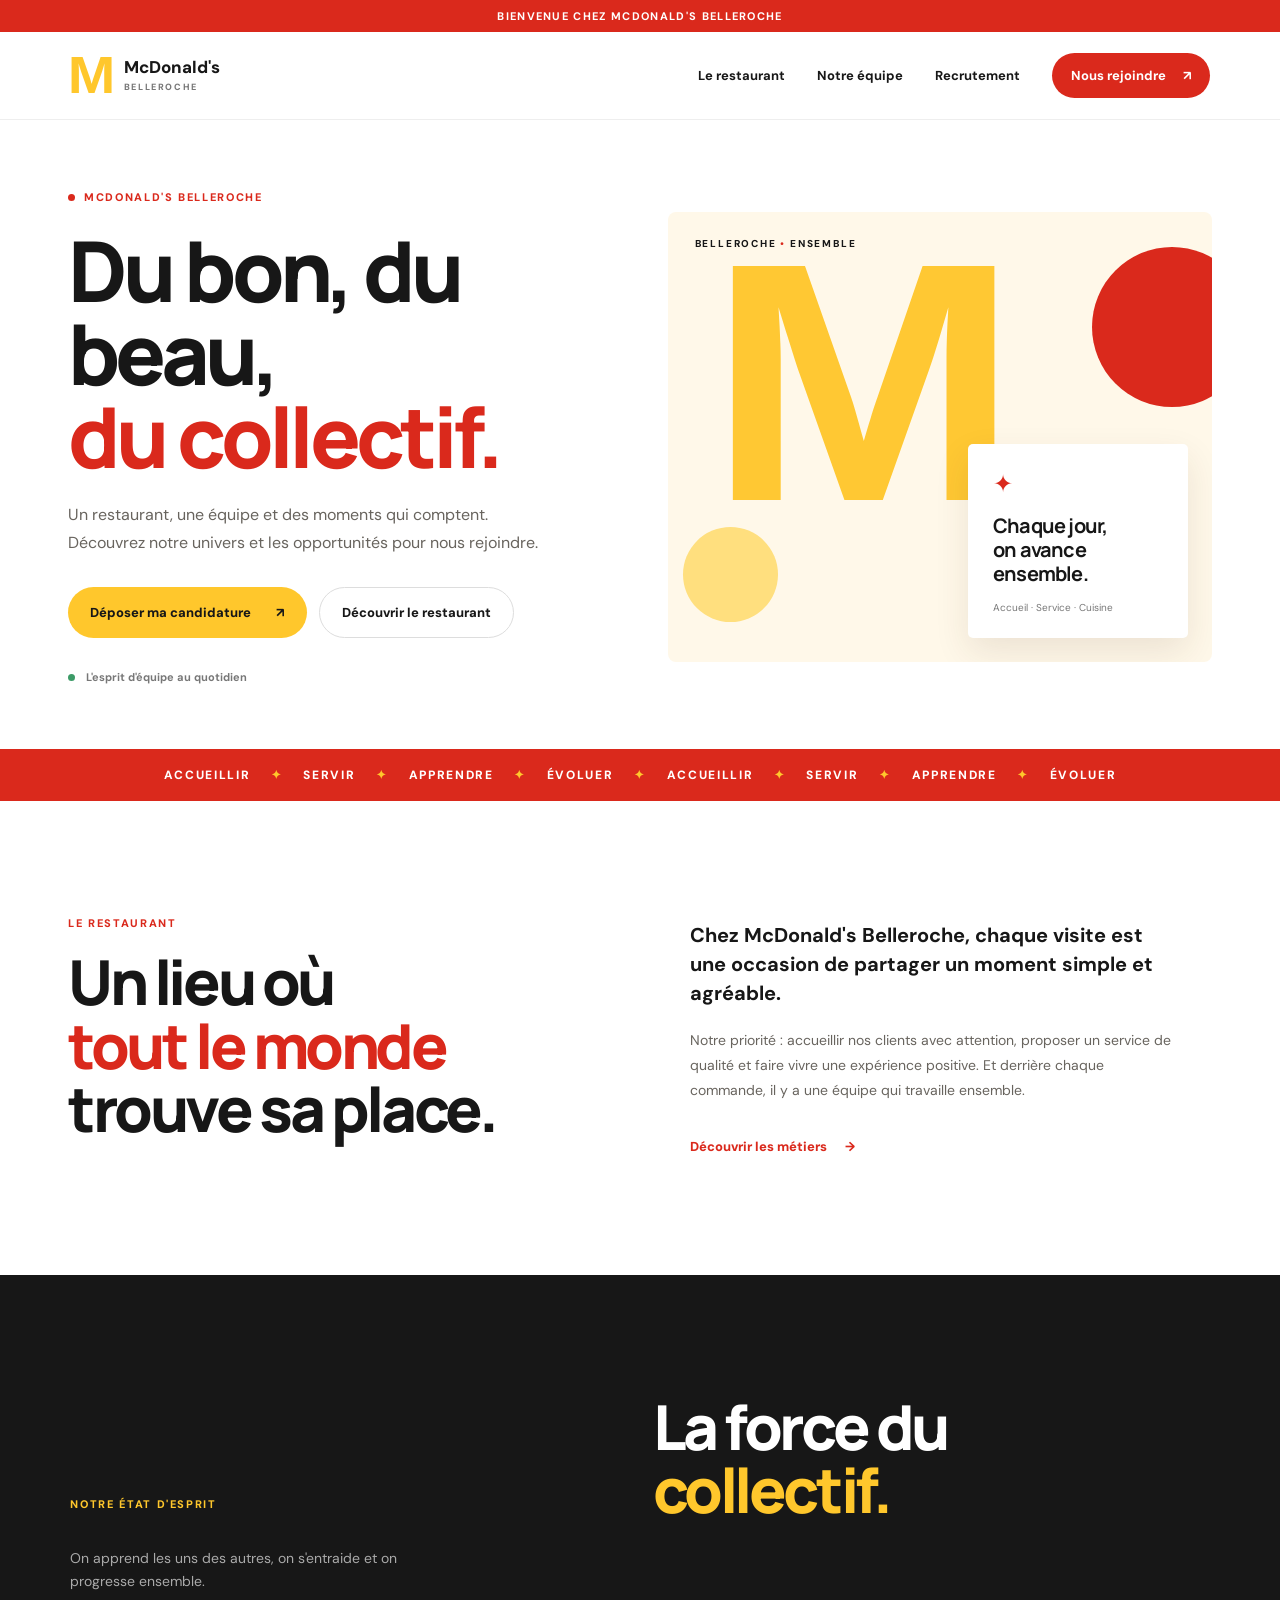
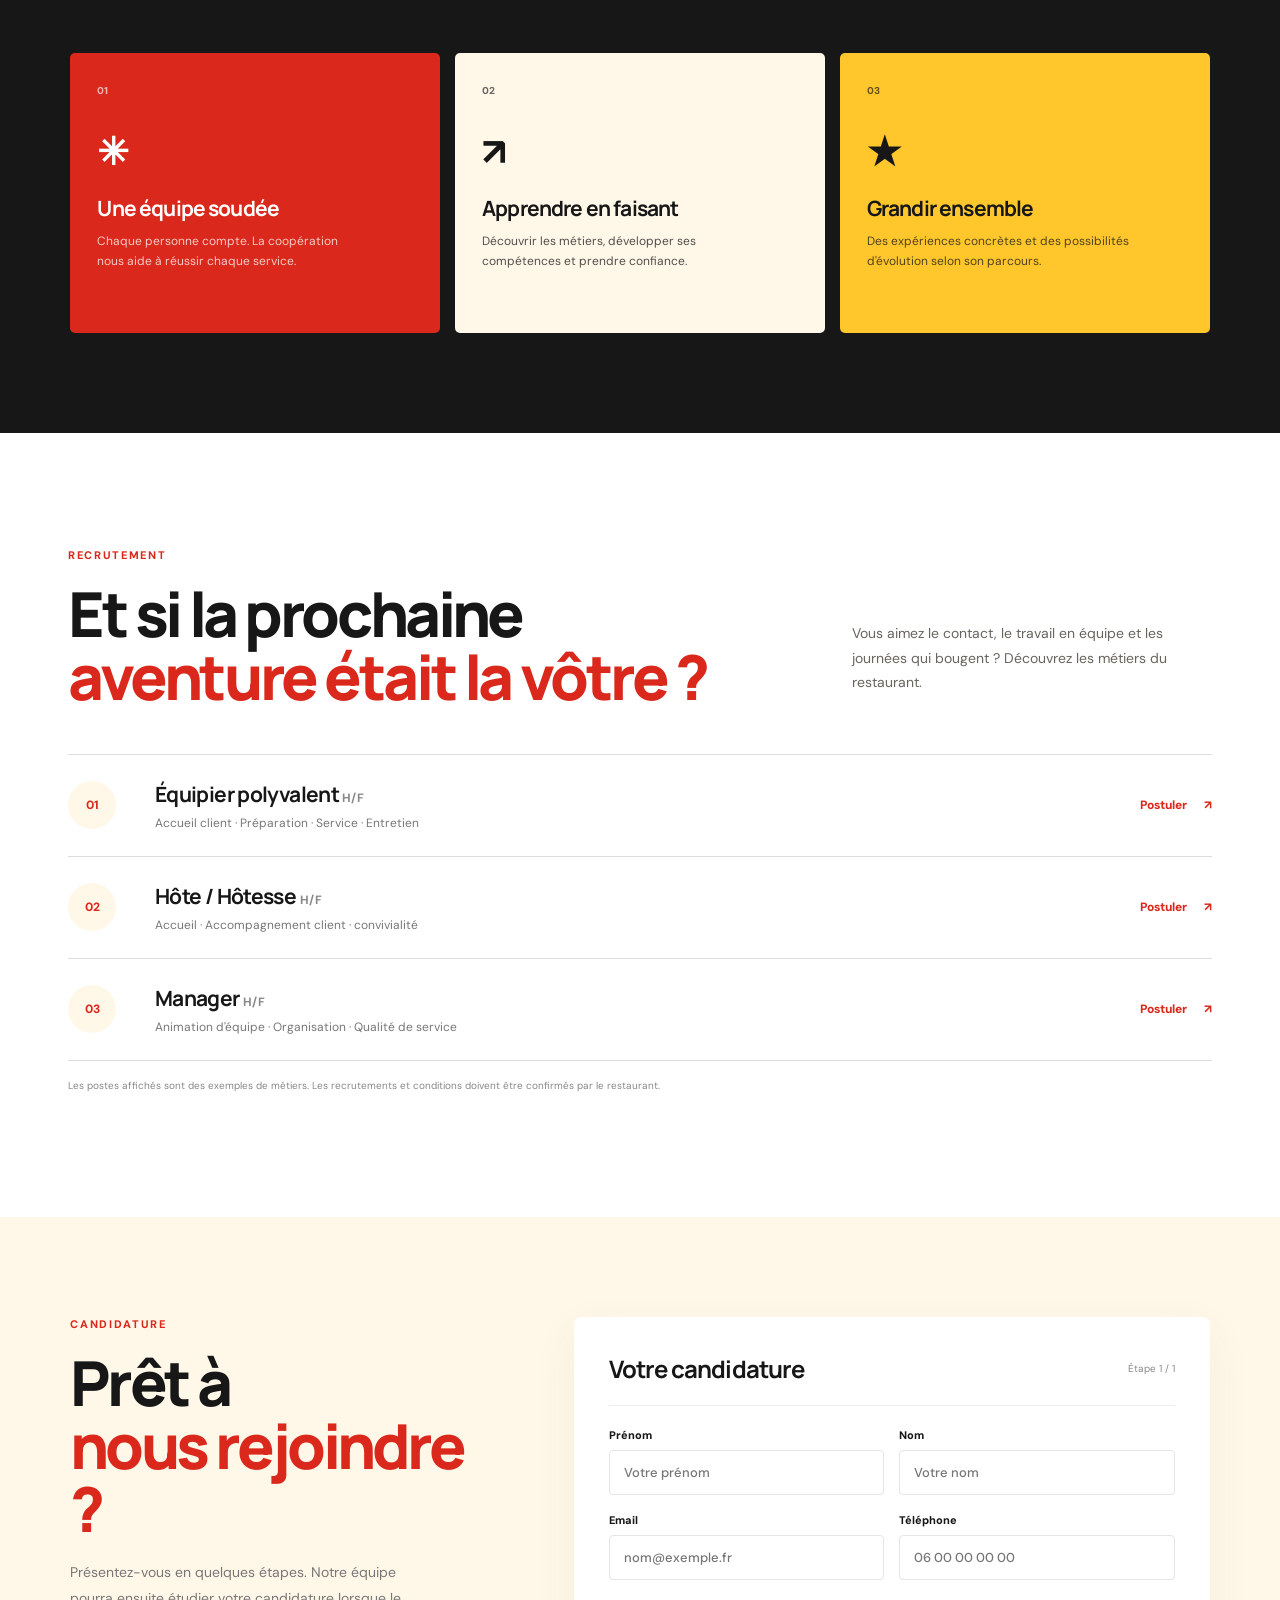
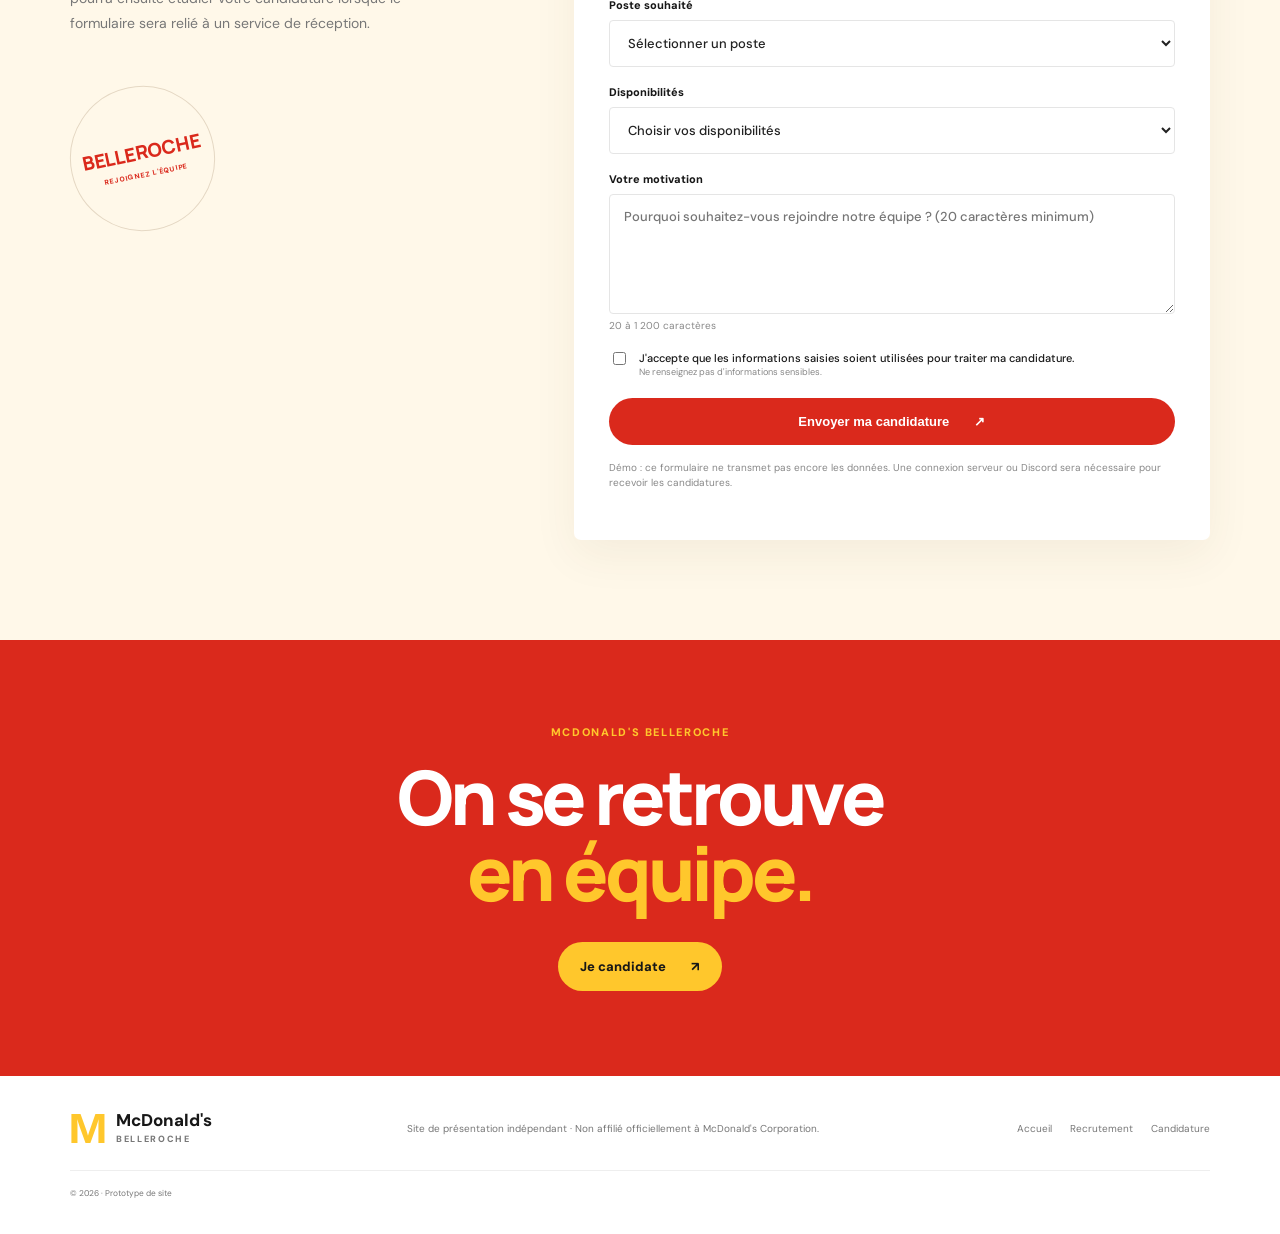
<file: index.html>
<!doctype html>
<html lang="fr">
<head>
  <meta charset="utf-8"><meta name="viewport" content="width=device-width, initial-scale=1">
  <meta name="theme-color" content="#da291c"><meta name="description" content="Découvrez le restaurant McDonald's Belleroche et rejoignez notre équipe.">
  <title>McDonald's Belleroche — Bienvenue</title>
  <link rel="stylesheet" href="styles.css">
</head>
<body>
  <div class="topline">Bienvenue chez McDonald's Belleroche</div>
  <header class="header">
    <a class="brand" href="#accueil" aria-label="Accueil McDonald's Belleroche"><span class="arches">M</span><span>McDonald's<br><small>BELLEROCHE</small></span></a>
    <button class="menu-toggle" aria-label="Ouvrir le menu" aria-expanded="false">☰</button>
    <nav class="nav" aria-label="Navigation principale">
      <a href="#restaurant">Le restaurant</a><a href="#equipe">Notre équipe</a><a href="#recrutement">Recrutement</a><a class="nav-cta" href="#candidature">Nous rejoindre <span>↗</span></a>
    </nav>
  </header>
  <main>
    <section class="hero" id="accueil">
      <div class="hero-content"><p class="eyebrow"><span></span> McDonald's Belleroche</p><h1>Du bon, du beau,<br><em>du collectif.</em></h1><p class="hero-text">Un restaurant, une équipe et des moments qui comptent. Découvrez notre univers et les opportunités pour nous rejoindre.</p><div class="hero-actions"><a class="button yellow" href="#candidature">Déposer ma candidature <span>↗</span></a><a class="button ghost" href="#restaurant">Découvrir le restaurant</a></div><div class="hero-note"><span class="dot"></span> L'esprit d'équipe au quotidien</div></div>
      <div class="hero-visual"><div class="visual-label">BELLEROCHE <span>•</span> ENSEMBLE</div><div class="big-arches">M</div><div class="circle circle-red"></div><div class="circle circle-yellow"></div><div class="visual-card"><span class="card-icon">✦</span><strong>Chaque jour,<br>on avance ensemble.</strong><small>Accueil · Service · Cuisine</small></div></div>
    </section>
    <section class="ticker" aria-label="Nos valeurs"><div>ACCUEILLIR <b>✦</b> SERVIR <b>✦</b> APPRENDRE <b>✦</b> ÉVOLUER <b>✦</b> ACCUEILLIR <b>✦</b> SERVIR <b>✦</b> APPRENDRE <b>✦</b> ÉVOLUER</div></section>
    <section class="section intro" id="restaurant"><div class="section-heading"><p class="eyebrow">Le restaurant</p><h2>Un lieu où<br><em>tout le monde</em><br>trouve sa place.</h2></div><div class="intro-copy"><p class="lead">Chez McDonald's Belleroche, chaque visite est une occasion de partager un moment simple et agréable.</p><p>Notre priorité : accueillir nos clients avec attention, proposer un service de qualité et faire vivre une expérience positive. Et derrière chaque commande, il y a une équipe qui travaille ensemble.</p><a class="text-link" href="#recrutement">Découvrir les métiers <span>→</span></a></div></section>
    <section class="values" id="equipe"><div class="values-head"><p class="eyebrow">Notre état d'esprit</p><h2>La force du<br><em>collectif.</em></h2><p>On apprend les uns des autres, on s'entraide et on progresse ensemble.</p></div><div class="value-grid"><article class="value-card red"><span class="number">01</span><div class="value-symbol">✳</div><h3>Une équipe soudée</h3><p>Chaque personne compte. La coopération nous aide à réussir chaque service.</p></article><article class="value-card cream"><span class="number">02</span><div class="value-symbol">↗</div><h3>Apprendre en faisant</h3><p>Découvrir les métiers, développer ses compétences et prendre confiance.</p></article><article class="value-card yellow"><span class="number">03</span><div class="value-symbol">★</div><h3>Grandir ensemble</h3><p>Des expériences concrètes et des possibilités d'évolution selon son parcours.</p></article></div></section>
    <section class="jobs section" id="recrutement"><div class="jobs-title"><div><p class="eyebrow">Recrutement</p><h2>Et si la prochaine<br><em>aventure était la vôtre ?</em></h2></div><p>Vous aimez le contact, le travail en équipe et les journées qui bougent ? Découvrez les métiers du restaurant.</p></div><div class="job-list"><article class="job"><div class="job-icon">01</div><div><h3>Équipier polyvalent <span>H/F</span></h3><p>Accueil client · Préparation · Service · Entretien</p></div><a href="#candidature" data-job="Équipier polyvalent">Postuler <span>↗</span></a></article><article class="job"><div class="job-icon">02</div><div><h3>Hôte / Hôtesse <span>H/F</span></h3><p>Accueil · Accompagnement client · convivialité</p></div><a href="#candidature" data-job="Hôte / Hôtesse">Postuler <span>↗</span></a></article><article class="job"><div class="job-icon">03</div><div><h3>Manager <span>H/F</span></h3><p>Animation d'équipe · Organisation · Qualité de service</p></div><a href="#candidature" data-job="Manager">Postuler <span>↗</span></a></article></div><p class="jobs-footnote">Les postes affichés sont des exemples de métiers. Les recrutements et conditions doivent être confirmés par le restaurant.</p></section>
    <section class="apply" id="candidature"><div class="apply-side"><p class="eyebrow">Candidature</p><h2>Prêt à<br><em>nous rejoindre ?</em></h2><p>Présentez-vous en quelques étapes. Notre équipe pourra ensuite étudier votre candidature lorsque le formulaire sera relié à un service de réception.</p><div class="apply-stamp">BELLEROCHE<br><span>REJOIGNEZ L'ÉQUIPE</span></div></div><form id="applicationForm" class="form"><div class="form-heading"><h3>Votre candidature</h3><span>Étape 1 / 1</span></div><div class="form-row"><label>Prénom<input name="firstName" autocomplete="given-name" required maxlength="60" placeholder="Votre prénom"></label><label>Nom<input name="lastName" autocomplete="family-name" required maxlength="60" placeholder="Votre nom"></label></div><div class="form-row"><label>Email<input name="email" type="email" autocomplete="email" required maxlength="120" placeholder="nom@exemple.fr"></label><label>Téléphone<input name="phone" type="tel" autocomplete="tel" required maxlength="25" placeholder="06 00 00 00 00"></label></div><label>Poste souhaité<select name="job" id="jobSelect" required><option value="">Sélectionner un poste</option><option>Équipier polyvalent</option><option>Hôte / Hôtesse</option><option>Manager</option><option>Autre / candidature spontanée</option></select></label><label>Disponibilités<select name="availability" required><option value="">Choisir vos disponibilités</option><option>Temps plein</option><option>Temps partiel</option><option>Week-ends</option><option>Vacances scolaires</option><option>À discuter</option></select></label><label>Votre motivation<textarea name="motivation" required minlength="20" maxlength="1200" rows="5" placeholder="Pourquoi souhaitez-vous rejoindre notre équipe ? (20 caractères minimum)"></textarea><span class="field-hint">20 à 1 200 caractères</span></label><label class="consent"><input type="checkbox" name="consent" required><span>J'accepte que les informations saisies soient utilisées pour traiter ma candidature. <small>Ne renseignez pas d'informations sensibles.</small></span></label><button class="button red-button" type="submit">Envoyer ma candidature <span>↗</span></button><p class="form-disclaimer">Démo : ce formulaire ne transmet pas encore les données. Une connexion serveur ou Discord sera nécessaire pour recevoir les candidatures.</p><div class="form-result" id="formResult" role="status" aria-live="polite"></div></form></section>
    <section class="closing"><p class="eyebrow">McDonald's Belleroche</p><h2>On se retrouve<br><em>en équipe.</em></h2><a class="button yellow" href="#candidature">Je candidate <span>↗</span></a></section>
  </main>
  <footer><a class="brand footer-brand" href="#accueil"><span class="arches">M</span><span>McDonald's<br><small>BELLEROCHE</small></span></a><p>Site de présentation indépendant · Non affilié officiellement à McDonald's Corporation.</p><div><a href="#accueil">Accueil</a><a href="#recrutement">Recrutement</a><a href="#candidature">Candidature</a></div><small>© <span id="year"></span> · Prototype de site</small></footer>
  <script src="script.js"></script>
</body></html>
</file>
<file: styles.css>
@import url('https://fonts.googleapis.com/css2?family=DM+Sans:wght@400;500;600;700;800&family=Manrope:wght@400;500;600;700;800&display=swap');
:root{--red:#da291c;--yellow:#ffc72c;--cream:#fff8e9;--ink:#171717;--muted:#68645e;--white:#fff;--max:1200px}*{box-sizing:border-box}html{scroll-behavior:smooth;scroll-padding-top:90px}body{margin:0;background:#fff;color:var(--ink);font-family:'DM Sans',sans-serif}a{color:inherit;text-decoration:none}.topline{background:var(--red);color:white;text-align:center;padding:9px;font-size:11px;letter-spacing:.12em;text-transform:uppercase;font-weight:700}.header{height:88px;display:flex;align-items:center;justify-content:space-between;padding:0 max(calc((100vw - var(--max))/2),5.5%);border-bottom:1px solid #eee;position:sticky;top:0;background:#fff;z-index:10}.brand{display:flex;align-items:center;gap:10px;font-weight:800;line-height:.95;font-size:17px}.brand small{font-size:9px;letter-spacing:.18em;color:#777}.arches{font-family:Arial,sans-serif;font-size:52px;font-weight:900;line-height:.8;color:var(--yellow);transform:scaleX(1.1);display:inline-block}.nav{display:flex;align-items:center;gap:32px;font-size:13px;font-weight:700}.nav a:not(.nav-cta):hover,.footer a:hover{color:var(--red)}.nav-cta{background:var(--red);color:#fff;padding:14px 19px;border-radius:30px}.nav-cta span{margin-left:14px}.menu-toggle{display:none;border:0;background:none;font-size:25px}.hero{min-height:620px;display:grid;grid-template-columns:1fr 1fr;max-width:var(--max);margin:auto;padding:70px 28px 65px;gap:55px;align-items:center}.eyebrow{text-transform:uppercase;letter-spacing:.15em;font-size:11px;font-weight:800;color:var(--red);display:flex;align-items:center;gap:9px}.eyebrow span{width:7px;height:7px;background:var(--red);border-radius:50%}h1,h2,h3,p{margin-top:0}h1,h2{font-family:Manrope,sans-serif;letter-spacing:-.055em;font-weight:800}h1{font-size:clamp(52px,6.6vw,84px);line-height:.99;margin:24px 0}h1 em,h2 em{font-style:normal;color:var(--red)}.hero-text{font-size:16px;line-height:1.75;color:var(--muted);max-width:470px}.hero-actions{display:flex;gap:12px;flex-wrap:wrap;margin-top:30px}.button{display:inline-flex;align-items:center;justify-content:center;gap:25px;border-radius:50px;padding:16px 22px;font-weight:800;font-size:13px;border:0;cursor:pointer;transition:transform .2s,box-shadow .2s}.button:hover{transform:translateY(-3px);box-shadow:0 9px 22px #0001}.yellow{background:var(--yellow);color:#171717}.ghost{border:1px solid #ddd;background:#fff}.hero-note{font-size:11px;color:#777;margin-top:32px;font-weight:700}.dot{display:inline-block;width:7px;height:7px;background:#3c9b67;border-radius:50%;margin-right:8px}.hero-visual{height:450px;background:var(--cream);border-radius:8px;position:relative;overflow:hidden}.visual-label{position:absolute;top:25px;left:27px;font-size:10px;font-weight:800;letter-spacing:.18em;z-index:2}.visual-label span{color:var(--red)}.big-arches{font-family:Arial;font-weight:900;font-size:340px;color:var(--yellow);position:absolute;left:10%;top:0;line-height:1;transform:scaleX(1.1);opacity:.96}.circle{position:absolute;border-radius:50%}.circle-red{width:160px;height:160px;background:var(--red);right:-40px;top:35px}.circle-yellow{width:95px;height:95px;background:#ffdf7e;left:15px;bottom:40px}.visual-card{position:absolute;right:24px;bottom:24px;background:#fff;padding:24px 25px;width:220px;border-radius:5px;box-shadow:0 14px 35px #4b30201b}.card-icon{color:var(--red);font-size:24px;display:block;margin-bottom:15px}.visual-card strong{font-family:Manrope;font-size:20px;line-height:1.2;letter-spacing:-.04em}.visual-card small{display:block;color:#777;margin-top:15px;font-size:10px}.ticker{overflow:hidden;background:var(--red);color:#fff;padding:18px 0;font-weight:800;font-size:12px;letter-spacing:.14em;white-space:nowrap}.ticker div{word-spacing:16px;text-align:center}.ticker b{color:var(--yellow)}.section{max-width:var(--max);margin:auto;padding:115px 28px}.intro{display:grid;grid-template-columns:1fr 1fr;gap:100px;align-items:center}.intro h2,.jobs h2,.values h2,.apply h2,.closing h2{font-size:clamp(40px,5vw,62px);line-height:1.02;margin:20px 0}.intro-copy{max-width:490px}.lead{font-size:20px;font-weight:700;line-height:1.45}.intro-copy p:not(.lead){color:var(--muted);line-height:1.8;font-size:14px}.text-link{display:inline-block;margin-top:20px;color:var(--red);font-weight:800;font-size:13px}.text-link span{margin-left:15px}.values{background:#171717;color:white;padding:100px max(calc((100vw - var(--max))/2 + 28px),5.5%)}.values-head{display:grid;grid-template-columns:1fr 1fr;align-items:end;gap:25px;margin-bottom:45px}.values .eyebrow{color:var(--yellow)}.values h2{margin-bottom:0}.values h2 em{color:var(--yellow)}.values-head>p:last-child{max-width:350px;color:#aaa;line-height:1.7;font-size:14px}.value-grid{display:grid;grid-template-columns:repeat(3,1fr);gap:15px}.value-card{min-height:280px;padding:25px 27px;border-radius:5px;color:#171717;position:relative}.value-card.red{background:var(--red);color:#fff}.value-card.cream{background:var(--cream)}.value-card.yellow{background:var(--yellow)}.number{font-size:10px;font-weight:800;opacity:.65}.value-symbol{font-size:38px;margin:28px 0 17px;font-weight:800}.value-card h3{font-family:Manrope;font-size:21px;letter-spacing:-.04em;margin-bottom:10px}.value-card p{font-size:12px;line-height:1.65;max-width:270px;opacity:.75}.jobs-title{display:flex;align-items:end;justify-content:space-between;gap:50px;margin-bottom:45px}.jobs-title>p{max-width:360px;color:var(--muted);font-size:14px;line-height:1.75}.jobs h2{margin-bottom:0}.job-list{border-top:1px solid #ddd}.job{display:grid;grid-template-columns:65px 1fr auto;align-items:center;gap:22px;padding:25px 0;border-bottom:1px solid #ddd}.job-icon{height:48px;width:48px;background:var(--cream);display:grid;place-items:center;border-radius:50%;font-size:12px;font-weight:800;color:var(--red)}.job h3{font-family:Manrope;font-size:21px;margin:0 0 7px;letter-spacing:-.03em}.job h3 span{font-size:12px;color:#888;font-family:'DM Sans';letter-spacing:0}.job p{font-size:12px;color:#777;margin:0}.job>a{font-size:12px;font-weight:800;color:var(--red)}.job>a span{margin-left:14px}.jobs-footnote{font-size:10px;color:#888;margin-top:18px}.apply{background:var(--cream);padding:100px max(calc((100vw - var(--max))/2 + 28px),5.5%);display:grid;grid-template-columns:.8fr 1.2fr;gap:80px}.apply-side{position:relative}.apply h2{font-size:clamp(42px,5vw,62px)}.apply-side>p:not(.eyebrow){color:#777;font-size:14px;line-height:1.8;max-width:350px}.apply-stamp{margin-top:50px;border:1px solid #e5d8c4;border-radius:50%;width:145px;height:145px;display:flex;flex-direction:column;align-items:center;justify-content:center;font-family:Manrope;font-size:19px;font-weight:800;transform:rotate(-12deg);color:var(--red)}.apply-stamp span{font-family:'DM Sans';font-size:7px;letter-spacing:.12em;margin-top:5px}.form{background:white;border-radius:7px;padding:35px;box-shadow:0 15px 45px #563d2110}.form-heading{display:flex;justify-content:space-between;align-items:center;border-bottom:1px solid #eee;padding-bottom:20px;margin-bottom:22px}.form-heading h3{font-family:Manrope;font-size:24px;margin:0;letter-spacing:-.04em}.form-heading span{font-size:10px;color:#888}.form label{display:block;font-size:11px;font-weight:800;margin-bottom:18px}.form input:not([type=checkbox]),.form select,.form textarea{display:block;width:100%;margin-top:8px;border:1px solid #e5e5e5;border-radius:4px;padding:13px 14px;font:500 13px 'DM Sans';outline:none;background:#fff;color:#222}.form input:focus,.form select:focus,.form textarea:focus{border-color:var(--red);box-shadow:0 0 0 3px #da291c12}.form textarea{resize:vertical;min-height:120px}.form-row{display:grid;grid-template-columns:1fr 1fr;gap:15px}.field-hint{display:block;font-size:10px;color:#888;font-weight:400;margin-top:5px}.consent{display:flex!important;gap:10px;align-items:flex-start;font-weight:500!important;line-height:1.5}.consent input{margin-top:2px;accent-color:var(--red)}.consent small{display:block;color:#888;font-weight:400}.red-button{background:var(--red);color:white;width:100%}.form-disclaimer{font-size:10px;line-height:1.5;color:#888;margin:15px 0 0}.form-result{margin-top:15px;font-size:12px;line-height:1.6}.form-result.success{padding:13px;background:#eaf5ed;color:#20633a;border-radius:4px}.form-result.error{color:#b42318}.closing{text-align:center;background:var(--red);color:#fff;padding:85px 20px}.closing .eyebrow{color:var(--yellow);justify-content:center}.closing h2{font-size:clamp(45px,6vw,75px);margin:20px 0 30px}.closing h2 em{color:var(--yellow)}footer{display:grid;grid-template-columns:1fr 1.5fr 1fr;gap:25px;align-items:center;padding:35px max(calc((100vw - var(--max))/2),5.5%);font-size:10px;color:#777}footer p{margin:0;line-height:1.5}.footer-brand{color:#171717}footer>div{display:flex;gap:18px;justify-content:flex-end}footer>small{grid-column:1/-1;border-top:1px solid #eee;padding-top:17px}.footer-brand .arches{font-size:43px}
@media(max-width:800px){.header{height:75px;padding:0 22px}.menu-toggle{display:block}.nav{display:none;position:absolute;top:75px;left:0;right:0;background:white;padding:20px 24px 25px;flex-direction:column;align-items:stretch;gap:20px;border-bottom:1px solid #eee}.nav.open{display:flex}.nav-cta{text-align:center}.hero{grid-template-columns:1fr;padding:55px 22px;gap:35px}.hero-visual{height:340px}.big-arches{font-size:280px;left:5%}.intro{grid-template-columns:1fr;gap:25px;padding:75px 22px}.values{padding:75px 22px}.values-head{grid-template-columns:1fr;gap:15px}.value-grid{grid-template-columns:1fr}.value-card{min-height:230px}.jobs-title{display:block}.jobs-title>p{margin-top:25px}.jobs.section{padding:75px 22px}.job{grid-template-columns:45px 1fr;gap:13px}.job-icon{width:40px;height:40px}.job>a{grid-column:2}.apply{grid-template-columns:1fr;padding:75px 22px;gap:35px}.apply-stamp{display:none}.form{padding:25px 20px}.form-row{grid-template-columns:1fr;gap:0}.closing{padding:70px 20px}footer{grid-template-columns:1fr;padding:30px 22px;gap:18px}footer>div{justify-content:flex-start;flex-wrap:wrap}footer>small{grid-column:auto}}
@media(prefers-reduced-motion:reduce){html{scroll-behavior:auto}*,*::before,*::after{transition:none!important}}
</file>
